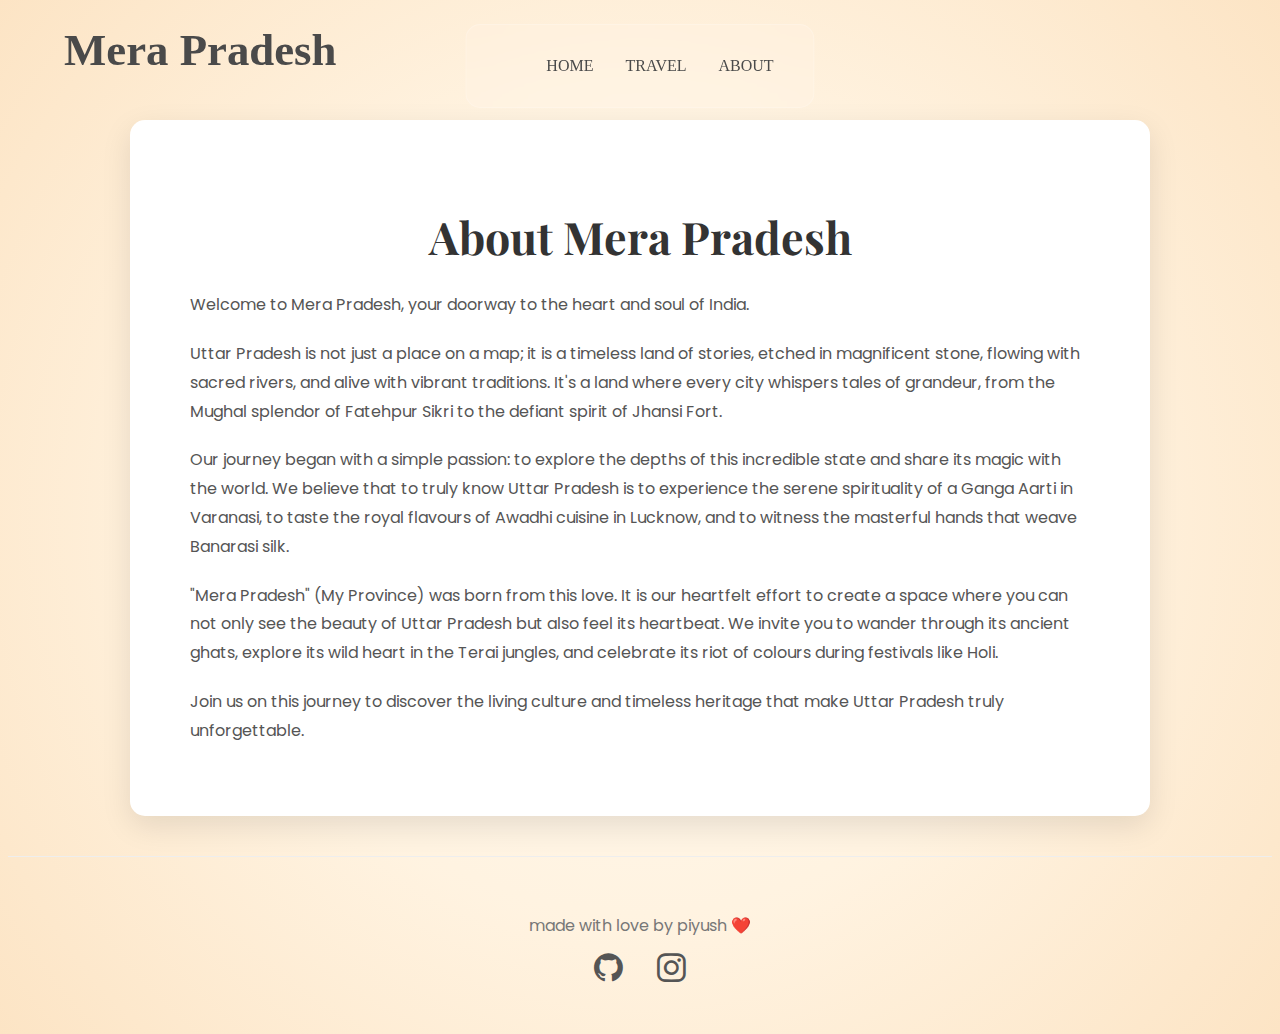
<file: about.html>
<!DOCTYPE html>
<html lang="en">

<head>
    <meta charset="UTF-8">
    <meta name="viewport" content="width=device-width, initial-scale=1.0">
    <meta name="description" content="Learn about Mera Pradesh, a passionate journey to explore and share the magic of Uttar Pradesh's timeless heritage, living culture, and spiritual soul with the world.">
    <title>About - Mera Pradesh</title>

    <link rel="preconnect" href="https://fonts.googleapis.com">
    <link rel="preconnect" href="https://fonts.gstatic.com" crossorigin>
    <link rel="stylesheet" href="https://fonts.googleapis.com/css2?family=Playfair+Display:wght@700&family=Poppins:wght@400;500;600&display=swap" media="print" onload="this.media='all'">
<noscript><link rel="stylesheet" href="https://fonts.googleapis.com/css2?family=Playfair+Display:wght@700&family=Poppins:wght@400;500;600&display=swap"></noscript>

    <link rel="stylesheet" href="https://cdn.jsdelivr.net/npm/bootstrap-icons@1.10.5/font/bootstrap-icons.css">

    <link rel="stylesheet" href="heritage.css">

    <style>
        .back-arrow-btn {
            font-size: 2.5rem;
            /* Makes the arrow large and easy to click */
            color: #4a4a4a;
            /* Matches the logo's color */
            text-decoration: none;
            margin-right: 15px;
            /* Adds space between the arrow and the logo */
            font-weight: bold;
            transition: color 0.3s ease;
        }

        .back-arrow-btn:hover {
            color: #000000;
            /* Matches the logo's hover effect */
        }

        .about-container {
            max-width: 900px;
            margin: 120px auto 40px auto;
            padding: 50px 60px;
            background-color: #ffffff;
            border-radius: 15px;
            box-shadow: 0 10px 30px rgba(0, 0, 0, 0.1);
        }

        .about-container h2 {
            font-family: 'Playfair Display', serif;
            font-size: 2.8rem;
            color: #333;
            margin-bottom: 25px;
            text-align: center;
        }

        .about-container p {
            font-family: 'Poppins', sans-serif;
            line-height: 1.8;
            color: #555;
            margin-bottom: 20px;
        }

        /* --- New Footer Styles --- */
        footer {
            text-align: center;
            padding: 40px 20px;
            margin-top: 40px;
            /* Space above the footer */
            color: #777;
            /* A soft text color */
            border-top: 1px solid #eee;
            /* A subtle separator line */
        }

        footer p {
            margin-bottom: 15px;
            font-family: 'Poppins', sans-serif;
        }

        .social-links a {
            font-size: 1.8rem;
            /* Icon size */
            color: #555;
            /* Icon color */
            margin: 0 15px;
            /* Space between icons */
            text-decoration: none;
            transition: color 0.3s ease;
        }

        .social-links a:hover {
            color: #D48031;
            /* Uses the primary color from your site on hover */
        }


        /* Responsive design for smaller screens */
        @media (max-width: 768px) {
            .about-container {
                margin-top: 100px;
                padding: 30px 35px;
            }

            .about-container h2 {
                font-size: 2.2rem;
            }
        }
    </style>
</head>

<body>
    <header class="main-header">
        <a href="index.html" class="logo">Mera Pradesh</a>
        <nav class="navbar">
            <ul class="nav-menu">
                <li><a href="index.html">HOME</a></li>
                <li><a href="#">TRAVEL</a></li>
                <li><a href="about.html">ABOUT</a></li>
            </ul>
        </nav>
    </header>

    <main>
        <div class="about-container">
            <h2>About Mera Pradesh</h2>
            <p>
                Welcome to Mera Pradesh, your doorway to the heart and soul of India.
            </p>
            <p>
                Uttar Pradesh is not just a place on a map; it is a timeless land of stories, etched in magnificent
                stone, flowing with sacred rivers, and alive with vibrant traditions. It's a land where every city
                whispers tales of grandeur, from the Mughal splendor of Fatehpur Sikri to the defiant spirit of
                Jhansi Fort.
            </p>
            <p>
                Our journey began with a simple passion: to explore the depths of this incredible state and share
                its magic with the world. We believe that to truly know Uttar Pradesh is to experience the serene
                spirituality of a Ganga Aarti in Varanasi, to taste the royal flavours of Awadhi cuisine in Lucknow,
                and to witness the masterful hands that weave Banarasi silk.
            </p>
            <p>
                "Mera Pradesh" (My Province) was born from this love. It is our heartfelt effort to create a space
                where you can not only see the beauty of Uttar Pradesh but also feel its heartbeat. We invite you to
                wander through its ancient ghats, explore its wild heart in the Terai jungles, and celebrate its
                riot of colours during festivals like Holi.
            </p>
            <p>
                Join us on this journey to discover the living culture and timeless heritage that make Uttar Pradesh
                truly unforgettable.
            </p>
        </div>
    </main>

    <footer>
        <p>made with love by piyush ❤️</p>
        <div class="social-links">
            <a href="https://github.com/piyush181105/MeraPradesh" target="_blank" title="GitHub"><i
                    class="bi bi-github"></i></a>
            <a href="https://www.instagram.com/piyyush_1811/" target="_blank" title="Instagram"><i
                    class="bi bi-instagram"></i></a>
        </div>
    </footer>

</body>

</html>
</file>
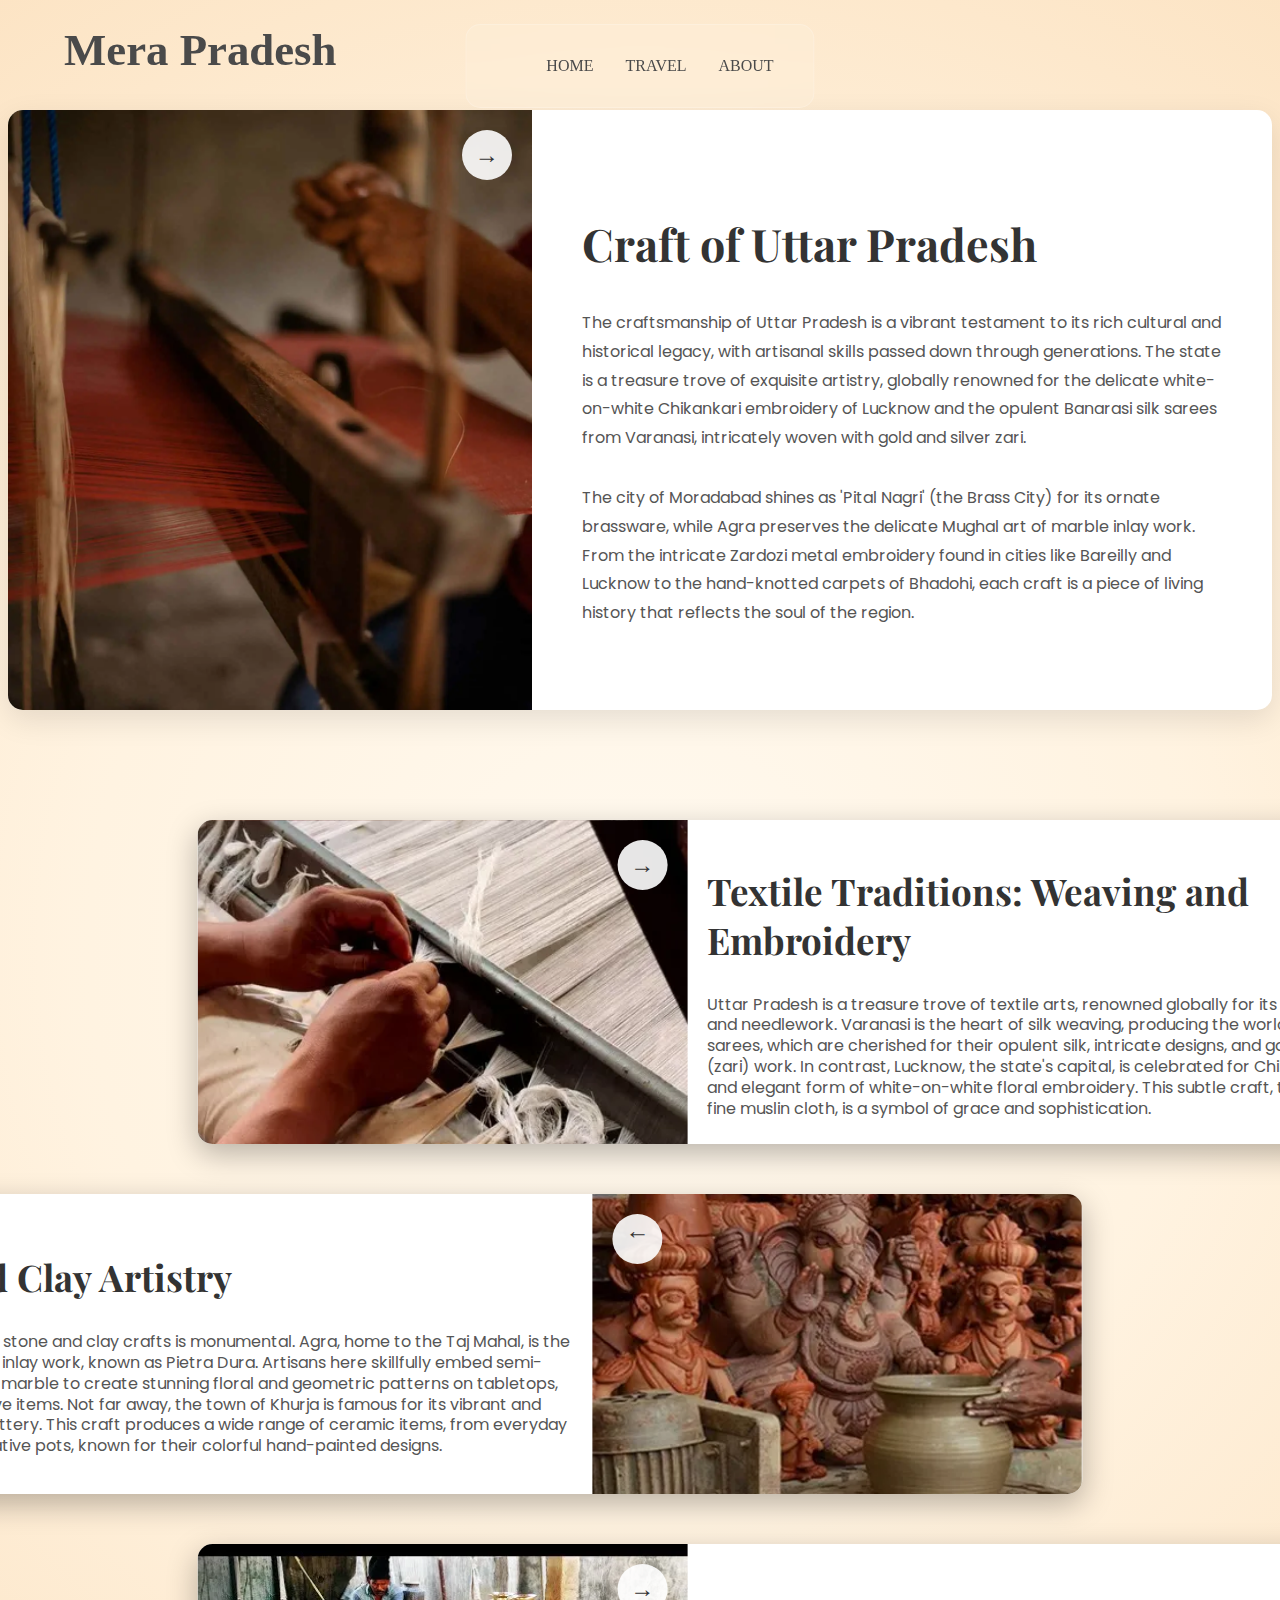
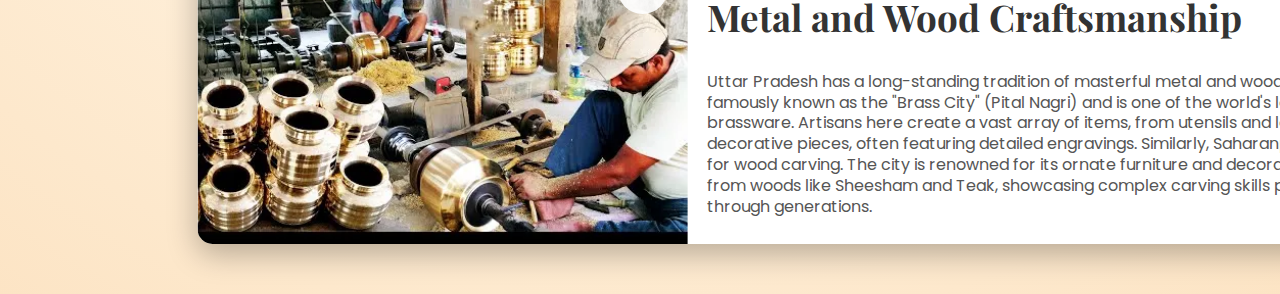
<file: craft.html>
<!DOCTYPE html>
<html lang="en">

<head>
    <meta charset="UTF-8">
    <meta name="viewport" content="width=device-width, initial-scale=1.0">
    <meta name="description" content="Discover the exquisite craftsmanship of Uttar Pradesh. Admire the delicate Chikankari of Lucknow, the opulent Banarasi silk, and the intricate brassware of Moradabad.">
    <title>Craft - Mera Pradesh</title>

    <link rel="preconnect" href="https://fonts.googleapis.com">
    <link rel="preconnect" href="https://fonts.gstatic.com" crossorigin>
    <link rel="stylesheet" href="https://fonts.googleapis.com/css2?family=Playfair+Display:wght@700&family=Poppins:wght@400;500;600&display=swap" media="print" onload="this.media='all'">
<noscript><link rel="stylesheet" href="https://fonts.googleapis.com/css2?family=Playfair+Display:wght@700&family=Poppins:wght@400;500;600&display=swap"></noscript>

    <link rel="stylesheet" href="heritage.css">
</head>

<body>
    <header class="main-header">
        <a href="ixdex.html" class="logo">Mera Pradesh</a>
        <nav class="navbar">
            <ul class="nav-menu">
                <li><a href="ixdex.html">HOME</a></li>
                <li><a href="#">TRAVEL</a></li>
                <li><a href="about.html">ABOUT</a></li>
            </ul>
        </nav>
    </header>

    <main>
        <div class="split-layout-card">

            <div class="split-layout-image"
                style="background-image: url('assets/CraftCover.webp');">
                <a href="#" class="image-arrow-btn">
                    <span>&rarr;</span>
                </a>
            </div>

            <div class="split-layout-text">
                <h2>Craft of Uttar Pradesh </h2>
                <p>
                    The craftsmanship of Uttar Pradesh is a vibrant testament to its rich cultural and historical
                    legacy, with artisanal skills passed down through generations. The state is a treasure trove of
                    exquisite artistry, globally renowned for the delicate white-on-white Chikankari embroidery of
                    Lucknow and the opulent Banarasi silk sarees from Varanasi, intricately woven with gold and silver
                    zari.
                </p>
                <p>
                    The city of Moradabad shines as 'Pital Nagri' (the Brass City) for its ornate brassware, while Agra
                    preserves the delicate Mughal art of marble inlay work. From the intricate Zardozi metal embroidery
                    found in cities like Bareilly and Lucknow to the hand-knotted carpets of Bhadohi, each craft is a
                    piece of living history that reflects the soul of the region.
                </p>
            </div>

        </div>
        <div class="split-layout-card1">

            <div class="split-layout-image1"
                style="background-image: url('assets/weaving.webp');">
                <a href="#" class="image-arrow-btn">
                    <span>&rarr;</span>
                </a>
            </div>

            <div class="split-layout-text1">
                <h2>Textile Traditions: Weaving and Embroidery</h2>
                <p>
                    Uttar Pradesh is a treasure trove of textile arts, renowned globally for its exquisite fabrics and
                    needlework. Varanasi is the heart of silk weaving, producing the world-famous Banarasi sarees, which
                    are cherished for their opulent silk, intricate designs, and gold or silver brocade (zari) work. In
                    contrast, Lucknow, the state's capital, is celebrated for Chikankari, a delicate and elegant form of
                    white-on-white floral embroidery. This subtle craft, traditionally done on fine muslin cloth, is a
                    symbol of grace and sophistication.
                </p>

            </div>

        </div>
        <div class="split-layout-card2 layout--reversed">

            <div class="split-layout-image1" style="background-image: url('assets/clay.webp');">
                <a href="#" class="image-arrow-btn1">
                    <span>&rarr;</span>
                </a>
            </div>


            <div class="split-layout-text1">
                <h2>Stone and Clay Artistry</h2>
                <p>
                    The state's legacy in stone and clay crafts is monumental. Agra, home to the Taj Mahal, is the
                    epicenter of marble inlay work, known as Pietra Dura. Artisans here skillfully embed semi-precious
                    stones into marble to create stunning floral and geometric patterns on tabletops, boxes, and
                    decorative items. Not far away, the town of Khurja is famous for its vibrant and distinctive glazed
                    pottery. This craft produces a wide range of ceramic items, from everyday tableware to decorative
                    pots, known for their colorful hand-painted designs.
                </p>

            </div>


        </div>
        <div class="split-layout-card3">

            <div class="split-layout-image1"
                style="background-image: url('assets/brass.webp');">
                <a href="#" class="image-arrow-btn">
                    <span>&rarr;</span>
                </a>
            </div>

            <div class="split-layout-text1">
                <h2>Metal and Wood Craftsmanship</h2>
                <p>
                    Uttar Pradesh has a long-standing tradition of masterful metal and woodwork. Moradabad is famously
                    known as the "Brass City" (Pital Nagri) and is one of the world's largest exporters of brassware.
                    Artisans here create a vast array of items, from utensils and lamps to intricate decorative pieces,
                    often featuring detailed engravings. Similarly, Saharanpur is a major hub for wood carving. The city
                    is renowned for its ornate furniture and decorative items made from woods like Sheesham and Teak,
                    showcasing complex carving skills passed down through generations.
                </p>

            </div>

        </div>
    </main>

</body>

</html>
</file>
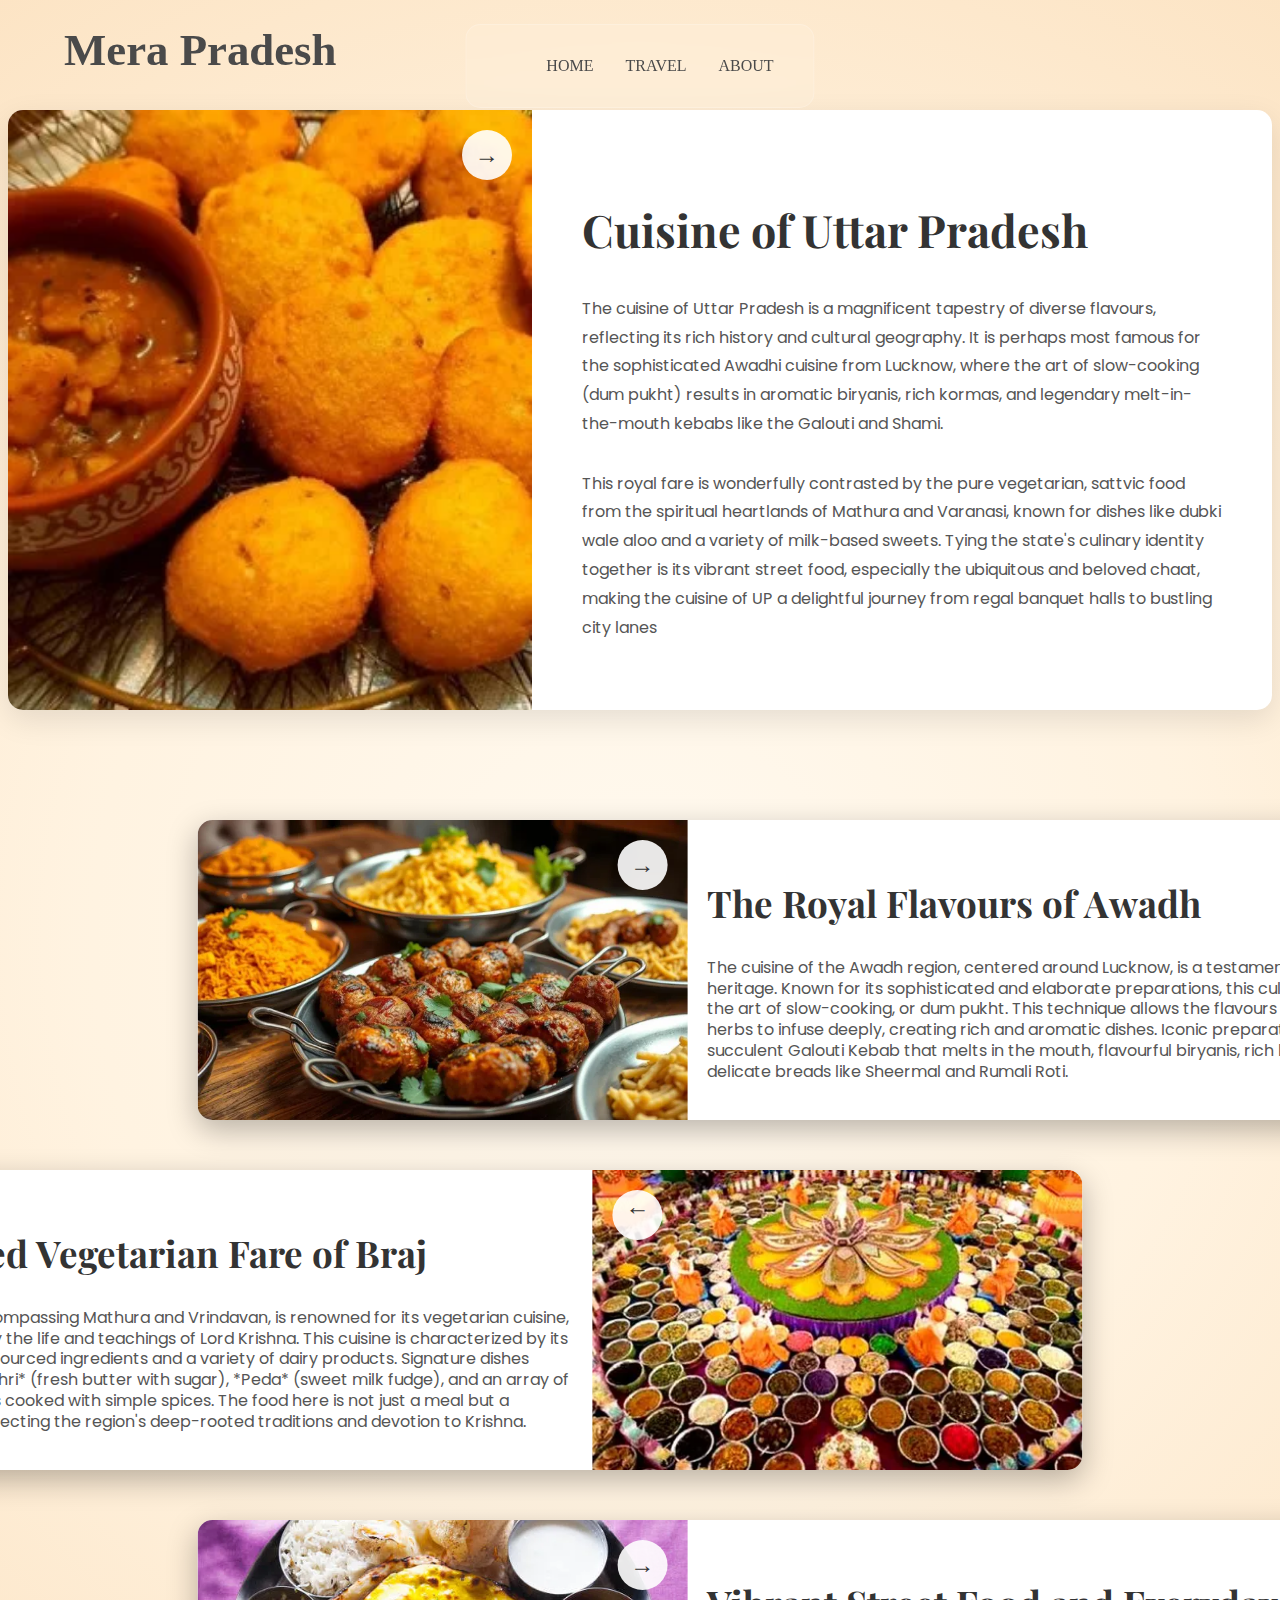
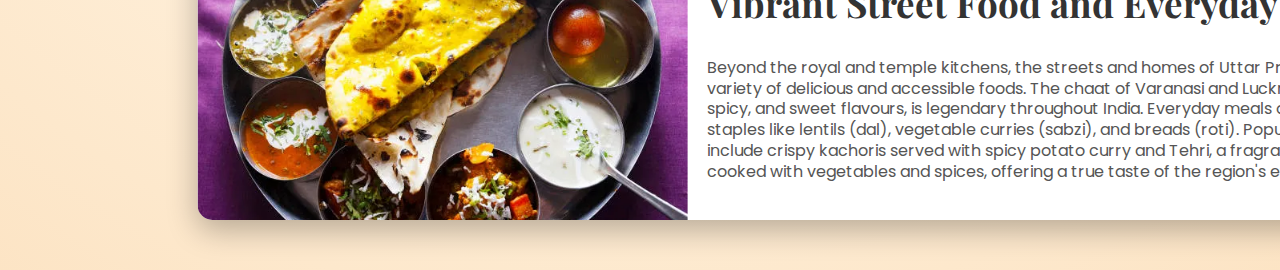
<file: cuisine.html>
<!DOCTYPE html>
<html lang="en">

<head>
    <meta charset="UTF-8">
    <meta name="viewport" content="width=device-width, initial-scale=1.0">
    <meta name="description" content="Savor the rich culinary landscape of Uttar Pradesh. From the royal Awadhi kebabs and biryanis of Lucknow to the sacred vegetarian fare and street food of Varanasi.">
    <title>Cuisine - Mera Pradesh</title>

    <link rel="preconnect" href="https://fonts.googleapis.com">
    <link rel="preconnect" href="https://fonts.gstatic.com" crossorigin>
    <link rel="stylesheet" href="https://fonts.googleapis.com/css2?family=Playfair+Display:wght@700&family=Poppins:wght@400;500;600&display=swap" media="print" onload="this.media='all'">
<noscript><link rel="stylesheet" href="https://fonts.googleapis.com/css2?family=Playfair+Display:wght@700&family=Poppins:wght@400;500;600&display=swap"></noscript>

    <link rel="stylesheet" href="heritage.css">
</head>

<body>
    <header class="main-header">
        <a href="ixdex.html" class="logo">Mera Pradesh</a>
        <nav class="navbar">
            <ul class="nav-menu">
                <li><a href="ixdex.html">HOME</a></li>
                <li><a href="#">TRAVEL</a></li>
                <li><a href="about.html">ABOUT</a></li>
            </ul>
        </nav>
    </header>

    <main>
        <div class="split-layout-card">

            <div class="split-layout-image"
                style="background-image: url('assets/CuisineCover.webp');">
                <a href="#" class="image-arrow-btn">
                    <span>&rarr;</span>
                </a>
            </div>

            <div class="split-layout-text">
                <h2>Cuisine of Uttar Pradesh </h2>
                <p>
                    The cuisine of Uttar Pradesh is a magnificent tapestry of diverse flavours, reflecting its rich
                    history and cultural geography. It is perhaps most famous for the sophisticated Awadhi cuisine from
                    Lucknow, where the art of slow-cooking (dum pukht) results in aromatic biryanis, rich kormas, and
                    legendary melt-in-the-mouth kebabs like the Galouti and Shami.
                </p>
                <p>
                    This royal fare is wonderfully contrasted by the pure vegetarian, sattvic food from the spiritual
                    heartlands of Mathura and Varanasi, known for dishes like dubki wale aloo and a variety of
                    milk-based sweets. Tying the state's culinary identity together is its vibrant street food,
                    especially the ubiquitous and beloved chaat, making the cuisine of UP a delightful journey from
                    regal banquet halls to bustling city lanes
                </p>
            </div>

        </div>
        <div class="split-layout-card1">

            <div class="split-layout-image1"
                style="background-image: url('assets/awadhidish.webp');">
                <a href="#" class="image-arrow-btn">
                    <span>&rarr;</span>
                </a>
            </div>

            <div class="split-layout-text1">
                <h2>The Royal Flavours of Awadh </h2>
                <p>
                    The cuisine of the Awadh region, centered around Lucknow, is a testament to its Nawabi heritage.
                    Known for its sophisticated and elaborate preparations, this culinary style masters the art of
                    slow-cooking, or dum pukht. This technique allows the flavours of meat, spices, and herbs to infuse
                    deeply, creating rich and aromatic dishes. Iconic preparations include the succulent Galouti Kebab
                    that melts in the mouth, flavourful biryanis, rich kormas, and delicate breads like Sheermal and
                    Rumali Roti.
                </p>

            </div>

        </div>
        <div class="split-layout-card2 layout--reversed">

            <div class="split-layout-image1" style="background-image: url('assets/56bhog.webp');">
                <a href="#" class="image-arrow-btn1">
                    <span>&rarr;</span>
                </a>
            </div>


            <div class="split-layout-text1">
                <h2>The Sacred Vegetarian Fare of Braj</h2>
                <p>
                    The Braj region, encompassing Mathura and Vrindavan, is renowned for its vegetarian cuisine, deeply
                    influenced by the life and teachings of Lord Krishna. This cuisine is characterized by its use of
                    fresh, locally sourced ingredients and a variety of dairy products. Signature dishes include
                    *Makhan Mishri* (fresh butter with sugar), *Peda* (sweet milk fudge), and an array of seasonal
                    vegetables cooked with simple spices. The food here is not just a meal but a spiritual offering,
                    reflecting the region's deep-rooted traditions and devotion to Krishna.
                </p>

            </div>


        </div>
        <div class="split-layout-card3">

            <div class="split-layout-image1" style="background-image: url('assets/upthali.webp');">
                <a href="#" class="image-arrow-btn">
                    <span>&rarr;</span>
                </a>
            </div>

            <div class="split-layout-text1">
                <h2>Vibrant Street Food and Everyday Staples</h2>
                <p>
                    Beyond the royal and temple kitchens, the streets and homes of Uttar Pradesh buzz with a variety of
                    delicious and accessible foods. The chaat of Varanasi and Lucknow, with its tangy, spicy, and sweet
                    flavours, is legendary throughout India. Everyday meals often feature staples like lentils (dal),
                    vegetable curries (sabzi), and breads (roti). Popular street foods include crispy kachoris served
                    with spicy potato curry and Tehri, a fragrant one-pot rice dish cooked with vegetables and spices,
                    offering a true taste of the region's everyday life.
                </p>

            </div>

        </div>
    </main>

</body>

</html>
</file>
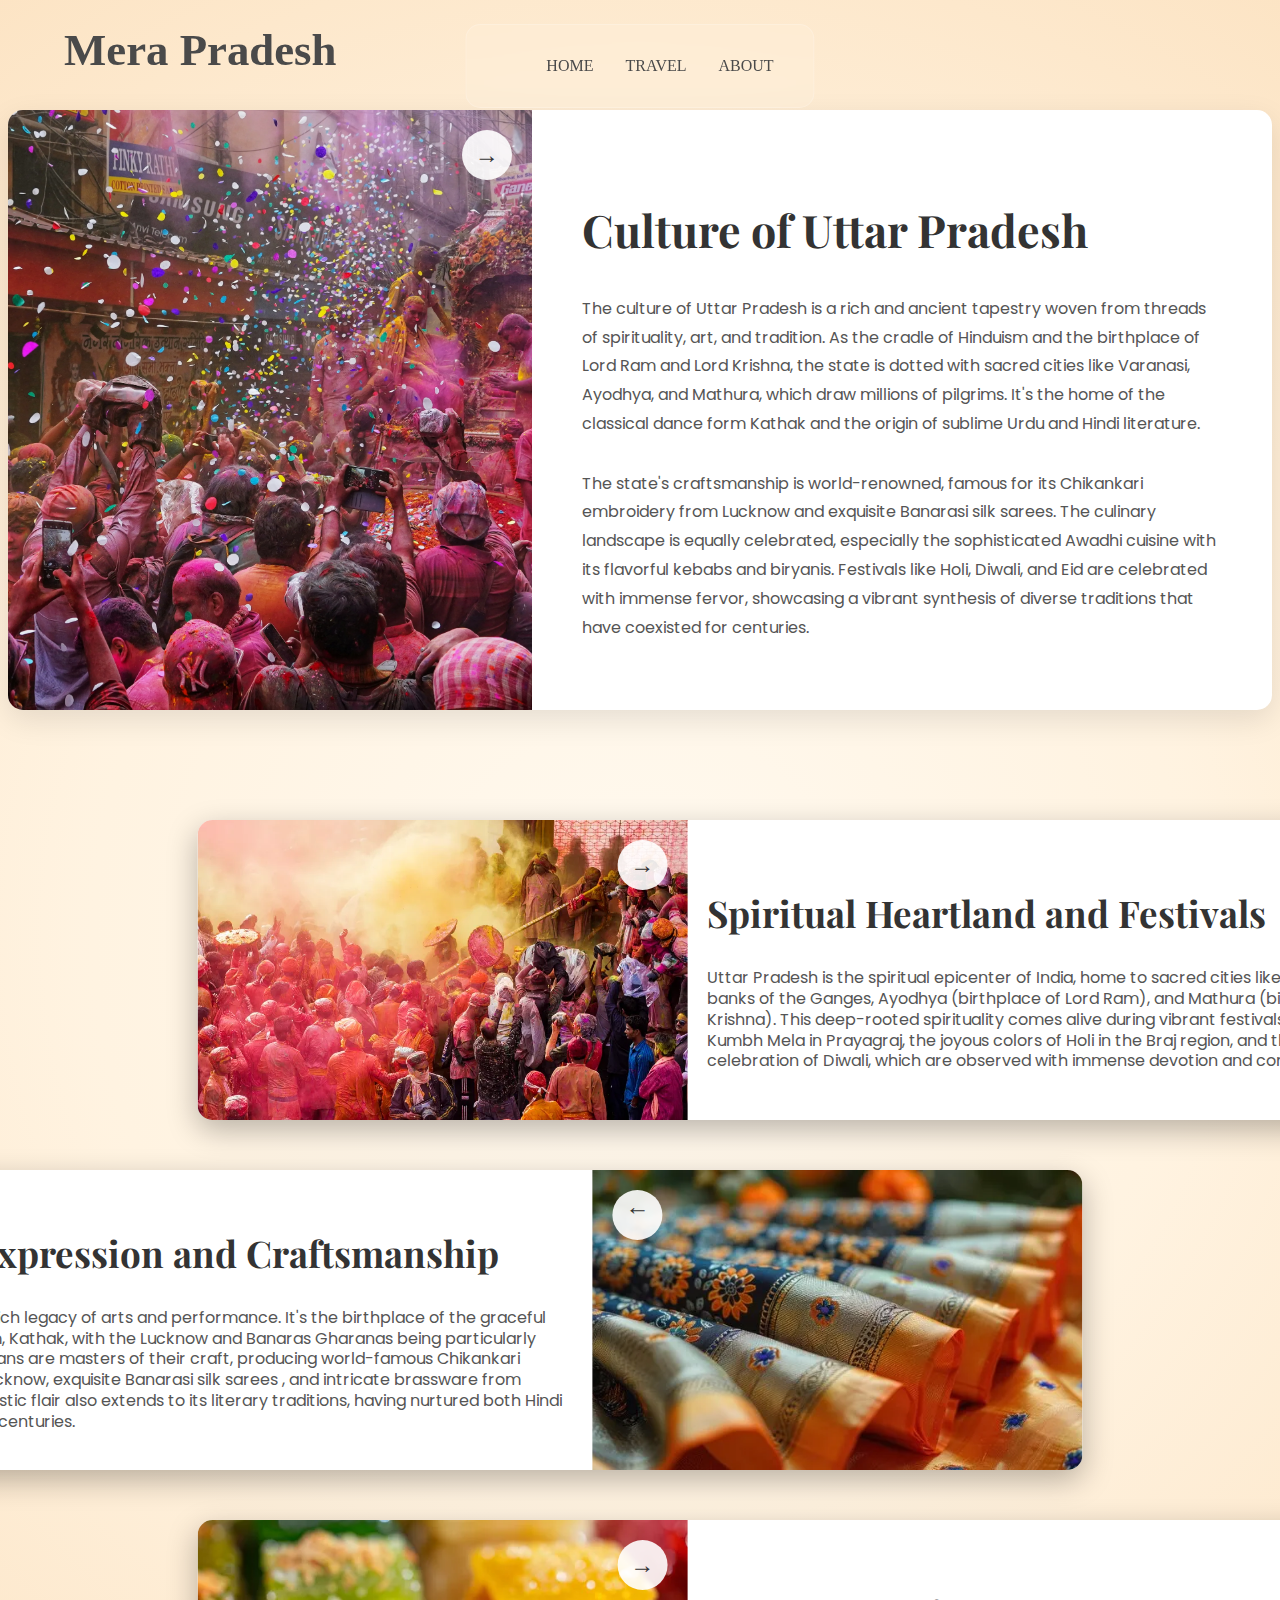
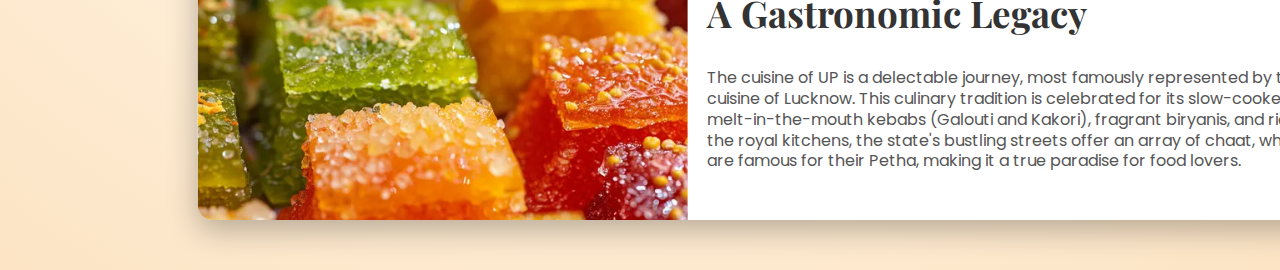
<file: culture.html>
<!DOCTYPE html>
<html lang="en">

<head>
    <meta charset="UTF-8">
    <meta name="viewport" content="width=device-width, initial-scale=1.0">
    <meta name="description" content="Experience the vibrant culture of Uttar Pradesh, from the classical dance of Kathak and world-famous Chikankari embroidery to the joyous colors of Holi and Diwali.">
    <title>Culture - Mera Pradesh</title>

    <link rel="preconnect" href="https://fonts.googleapis.com">
    <link rel="preconnect" href="https://fonts.gstatic.com" crossorigin>
    <link rel="stylesheet" href="https://fonts.googleapis.com/css2?family=Playfair+Display:wght@700&family=Poppins:wght@400;500;600&display=swap" media="print" onload="this.media='all'">
<noscript><link rel="stylesheet" href="https://fonts.googleapis.com/css2?family=Playfair+Display:wght@700&family=Poppins:wght@400;500;600&display=swap"></noscript>

    <link rel="stylesheet" href="heritage.css">
</head>

<body>
    <header class="main-header">
        <a href="ixdex.html" class="logo">Mera Pradesh</a>
        <nav class="navbar">
            <ul class="nav-menu">
                <li><a href="ixdex.html">HOME</a></li>
                <li><a href="#">TRAVEL</a></li>
                <li><a href="about.html">ABOUT</a></li>
            </ul>
        </nav>
    </header>

    <main>
        <div class="split-layout-card">

            <div class="split-layout-image"
                style="background-image: url('assets/CultureCover.webp');">
                <a href="#" class="image-arrow-btn">
                    <span>&rarr;</span>
                </a>
            </div>

            <div class="split-layout-text">
                <h2>Culture of Uttar Pradesh </h2>
                <p>
                    The culture of Uttar Pradesh is a rich and ancient tapestry woven from threads of spirituality, art,
                    and tradition. As the cradle of Hinduism and the birthplace of Lord Ram and Lord Krishna, the state
                    is dotted with sacred cities like Varanasi, Ayodhya, and Mathura, which draw millions of pilgrims.
                    It's the home of the classical dance form Kathak and the origin of sublime Urdu and Hindi
                    literature.
                </p>
                <p>
                    The state's craftsmanship is world-renowned, famous for its Chikankari embroidery from Lucknow and
                    exquisite Banarasi silk sarees. The culinary landscape is equally celebrated, especially the
                    sophisticated Awadhi cuisine with its flavorful kebabs and biryanis. Festivals like Holi, Diwali,
                    and Eid are celebrated with immense fervor, showcasing a vibrant synthesis of diverse traditions
                    that have coexisted for centuries.
                </p>
            </div>

        </div>
        <div class="split-layout-card1">

            <div class="split-layout-image1"
                style="background-image: url('assets/braj\ ki\ holi.webp');">
                <a href="#" class="image-arrow-btn">
                    <span>&rarr;</span>
                </a>
            </div>

            <div class="split-layout-text1">
                <h2>Spiritual Heartland and Festivals </h2>
                <p>
                    Uttar Pradesh is the spiritual epicenter of India, home to sacred cities like Varanasi on the banks
                    of the Ganges, Ayodhya (birthplace of Lord Ram), and Mathura (birthplace of Lord Krishna). This
                    deep-rooted spirituality comes alive during vibrant festivals like the grand Kumbh Mela in
                    Prayagraj, the joyous colors of Holi in the Braj region, and the luminous celebration of Diwali,
                    which are observed with immense devotion and community spirit. 
                </p>

            </div>

        </div>
        <div class="split-layout-card2 layout--reversed">

            <div class="split-layout-image1" style="background-image: url('assets/sarees.webp');">
                <a href="#" class="image-arrow-btn1">
                    <span>&rarr;</span>
                </a>
            </div>


            <div class="split-layout-text1">
                <h2>Artistic Expression and Craftsmanship</h2>
                <p>
                    The state boasts a rich legacy of arts and performance. It's the birthplace of the graceful
                    classical dance form, Kathak, with the Lucknow and Banaras Gharanas being particularly renowned.
                    UP's artisans are masters of their craft, producing world-famous Chikankari embroidery from Lucknow,
                    exquisite Banarasi silk sarees , and intricate brassware from Moradabad. This artistic flair also
                    extends to its literary traditions, having nurtured both Hindi and Urdu poetry for centuries.
                </p>

            </div>


        </div>
        <div class="split-layout-card3">

            <div class="split-layout-image1"
                style="background-image: url('assets/petha.webp');">
                <a href="#" class="image-arrow-btn">
                    <span>&rarr;</span>
                </a>
            </div>

            <div class="split-layout-text1">
                <h2>A Gastronomic Legacy</h2>
                <p>
                    The cuisine of UP is a delectable journey, most famously represented by the royal Awadhi cuisine of
                    Lucknow. This culinary tradition is celebrated for its slow-cooked delicacies like melt-in-the-mouth
                    kebabs (Galouti and Kakori), fragrant biryanis, and rich kormas. Beyond the royal kitchens, the
                    state's bustling streets offer an array of chaat, while cities like Agra are famous for their Petha,
                    making it a true paradise for food lovers.
                </p>

            </div>

        </div>
    </main>

</body>

</html>
</file>
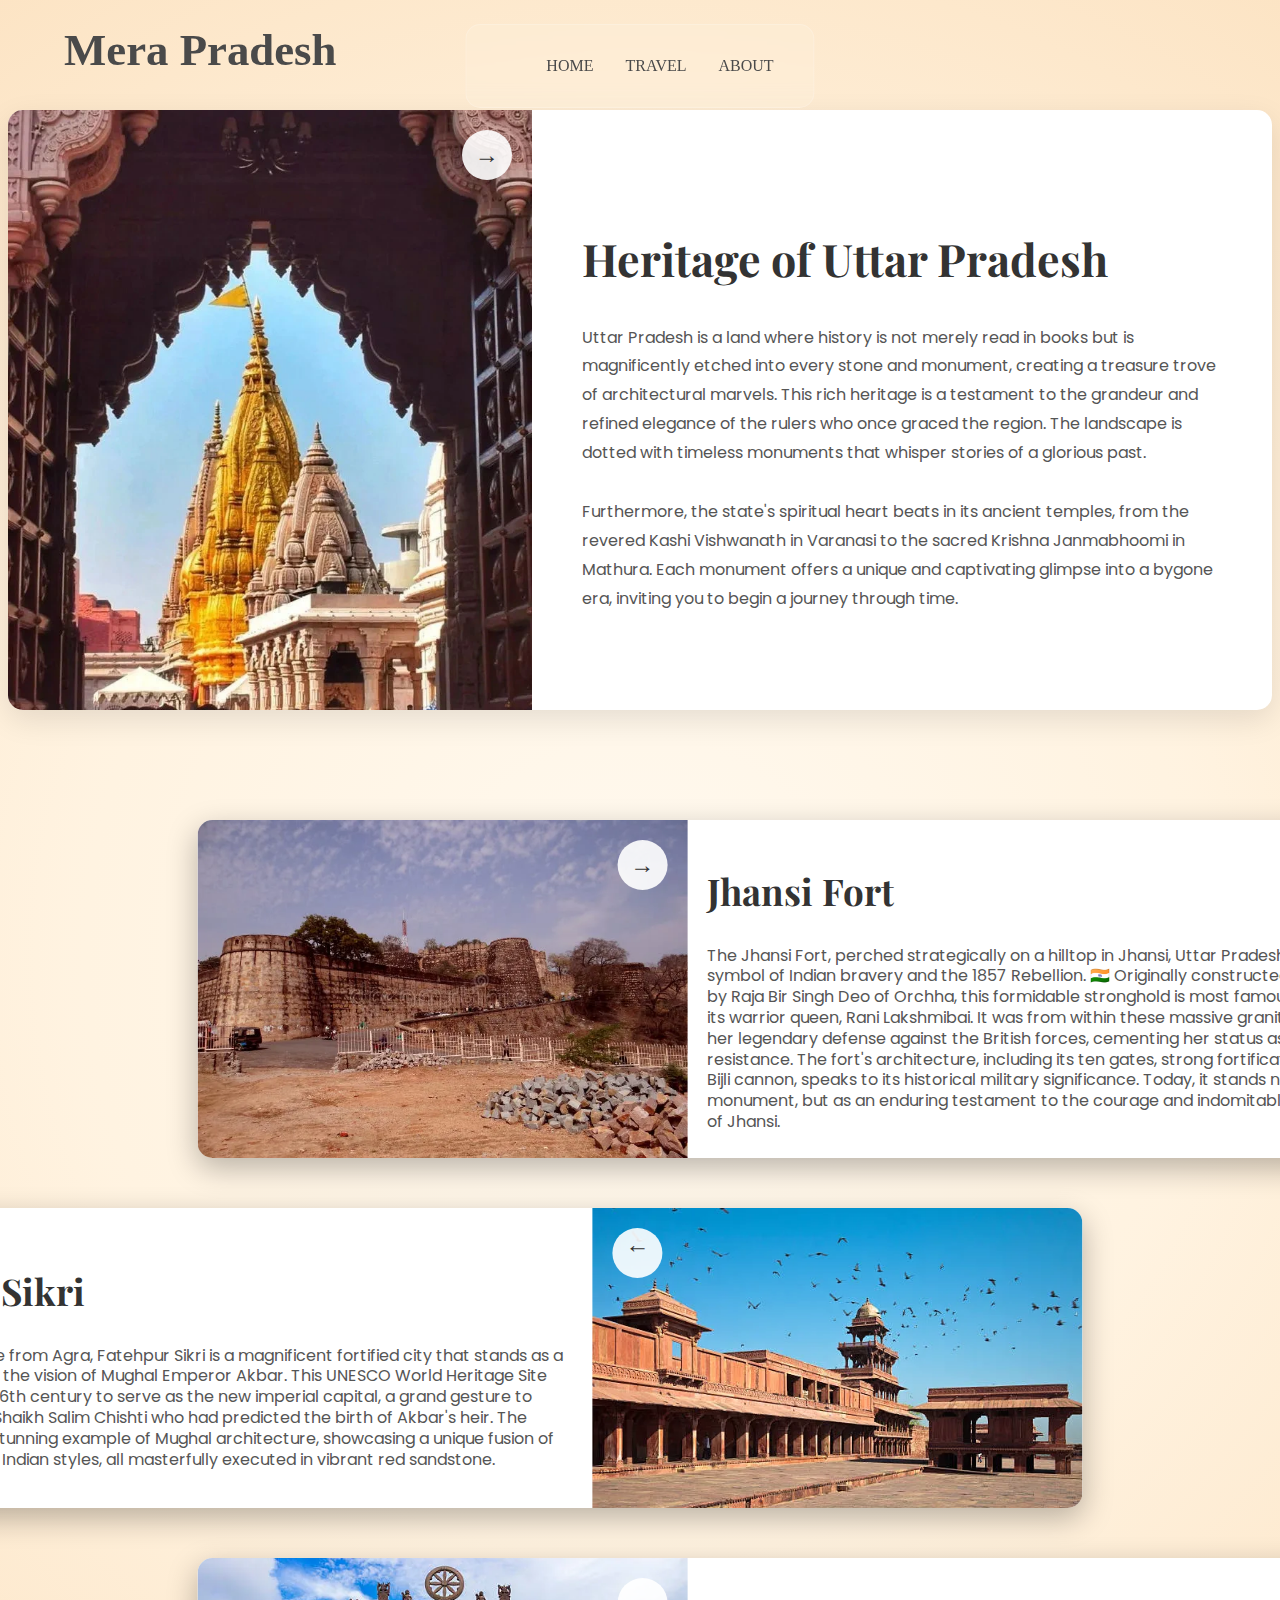
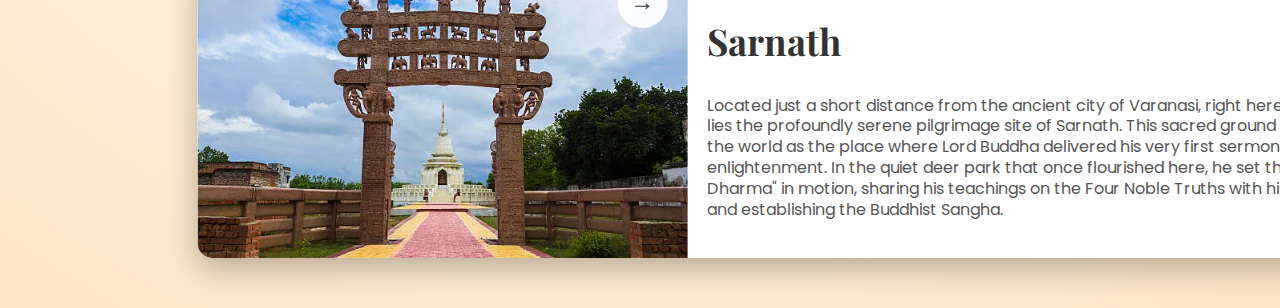
<file: heritage.html>
<!DOCTYPE html>
<html lang="en">

<head>
    <meta charset="UTF-8">
    <meta name="viewport" content="width=device-width, initial-scale=1.0">
    <meta name="description" content="Journey through time and explore the magnificent heritage of Uttar Pradesh. Discover iconic monuments like Jhansi Fort, Fatehpur Sikri, and the serene stupas of Sarnath.">
    <title>Heritage - Mera Pradesh</title>

    <link rel="preconnect" href="https://fonts.googleapis.com">
    <link rel="preconnect" href="https://fonts.gstatic.com" crossorigin>
    <link
        href="https://fonts.googleapis.com/css2?family=Playfair+Display:wght@700&family=Poppins:wght@400;500;600&display=swap"
        rel="stylesheet">

    <link rel="stylesheet" href="heritage.css">
</head>

<body>
    <header class="main-header">
        <a href="index.html" class="logo">Mera Pradesh</a>
        <nav class="navbar">
            <ul class="nav-menu">
                <li><a href="index.html">HOME</a></li>
                <li><a href="#">TRAVEL</a></li>
                <li><a href="about.html">ABOUT</a></li>
            </ul>
        </nav>
    </header>

    <main>
        <div class="split-layout-card">

            <div class="split-layout-image"
                style="background-image: url('assets/Heritagecover.webp');">
                <a href="#" class="image-arrow-btn">
                    <span>&rarr;</span>
                </a>
            </div>

            <div class="split-layout-text">
                <h2>Heritage of Uttar Pradesh </h2>
                <p>
                    Uttar Pradesh is a land where history is not merely read in books but is magnificently etched into
                    every stone and monument, creating a treasure trove of architectural marvels. This rich heritage is
                    a testament to the grandeur and refined elegance of the rulers who once graced the region. The
                    landscape is dotted with timeless monuments that whisper stories of a glorious past.
                </p>
                <p>
                    Furthermore, the state's spiritual heart beats in its ancient temples, from the revered Kashi
                    Vishwanath in Varanasi to the sacred Krishna Janmabhoomi in Mathura. Each monument offers a unique
                    and captivating glimpse into a bygone era, inviting you to begin a journey through time.
                </p>
            </div>

        </div>
        <div class="split-layout-card1">

            <div class="split-layout-image1"
                style="background-image: url('assets/jhansi-fort-historical-queen-laxmi-bai-44897068.webp');">
                <a href="#" class="image-arrow-btn">
                    <span>&rarr;</span>
                </a>
            </div>

            <div class="split-layout-text1">
                <h2>Jhansi Fort </h2>
                <p>
                    The Jhansi Fort, perched strategically on a hilltop in Jhansi, Uttar Pradesh, is a powerful symbol
                    of Indian bravery and the 1857 Rebellion. 🇮🇳 Originally constructed in the 17th century by Raja
                    Bir Singh Deo of Orchha, this formidable stronghold is most famously associated with its warrior
                    queen, Rani Lakshmibai. It was from within these massive granite walls that she led her legendary
                    defense against the British forces, cementing her status as an icon of resistance. The fort's
                    architecture, including its ten gates, strong fortifications, and the Karak Bijli cannon, speaks to
                    its historical military significance. Today, it stands not just as a historical monument, but as an
                    enduring testament to the courage and indomitable spirit of the Rani of Jhansi.
                </p>

            </div>

        </div>
         <div class="split-layout-card2 layout--reversed">

            <div class="split-layout-image1" style="background-image: url('assets/panch-mahal-at-fatehpur-sikri.webp');">
                <a href="#" class="image-arrow-btn1">
                    <span>&rarr;</span>
                </a>
            </div>


        <div class="split-layout-text1">
            <h2>Fatehpur Sikri </h2>
            <p>
                Located a short drive from Agra, Fatehpur Sikri is a magnificent fortified city that stands as a
                frozen testament to the vision of Mughal Emperor Akbar. This UNESCO World Heritage Site was built in
                the late 16th century to serve as the new imperial capital, a grand gesture to honor the Sufi saint
                Shaikh Salim Chishti who had predicted the birth of Akbar's heir. The entire complex is a stunning
                example of Mughal architecture, showcasing a unique fusion of Persian, Timurid, and Indian styles,
                all masterfully executed in vibrant red sandstone.
            </p>

        </div>
       

        </div>
        <div class="split-layout-card3">

            <div class="split-layout-image1"
                style="background-image: url('assets/vishwa-shanti-stupa-sarnath-uttar-pradesh-india.webp');">
                <a href="#" class="image-arrow-btn">
                    <span>&rarr;</span>
                </a>
            </div>

            <div class="split-layout-text1">
                <h2>Sarnath </h2>
                <p>
                    Located just a short distance from the ancient city of Varanasi, right here in Uttar Pradesh, lies
                    the profoundly serene pilgrimage site of Sarnath. This sacred ground is revered across the world as
                    the place where Lord Buddha delivered his very first sermon after attaining enlightenment. In the
                    quiet deer park that once flourished here, he set the "Wheel of Dharma" in motion, sharing his
                    teachings on the Four Noble Truths with his first five disciples and establishing the Buddhist
                    Sangha.
                </p>

            </div>

        </div>
    </main>

</body>

</html>
</file>
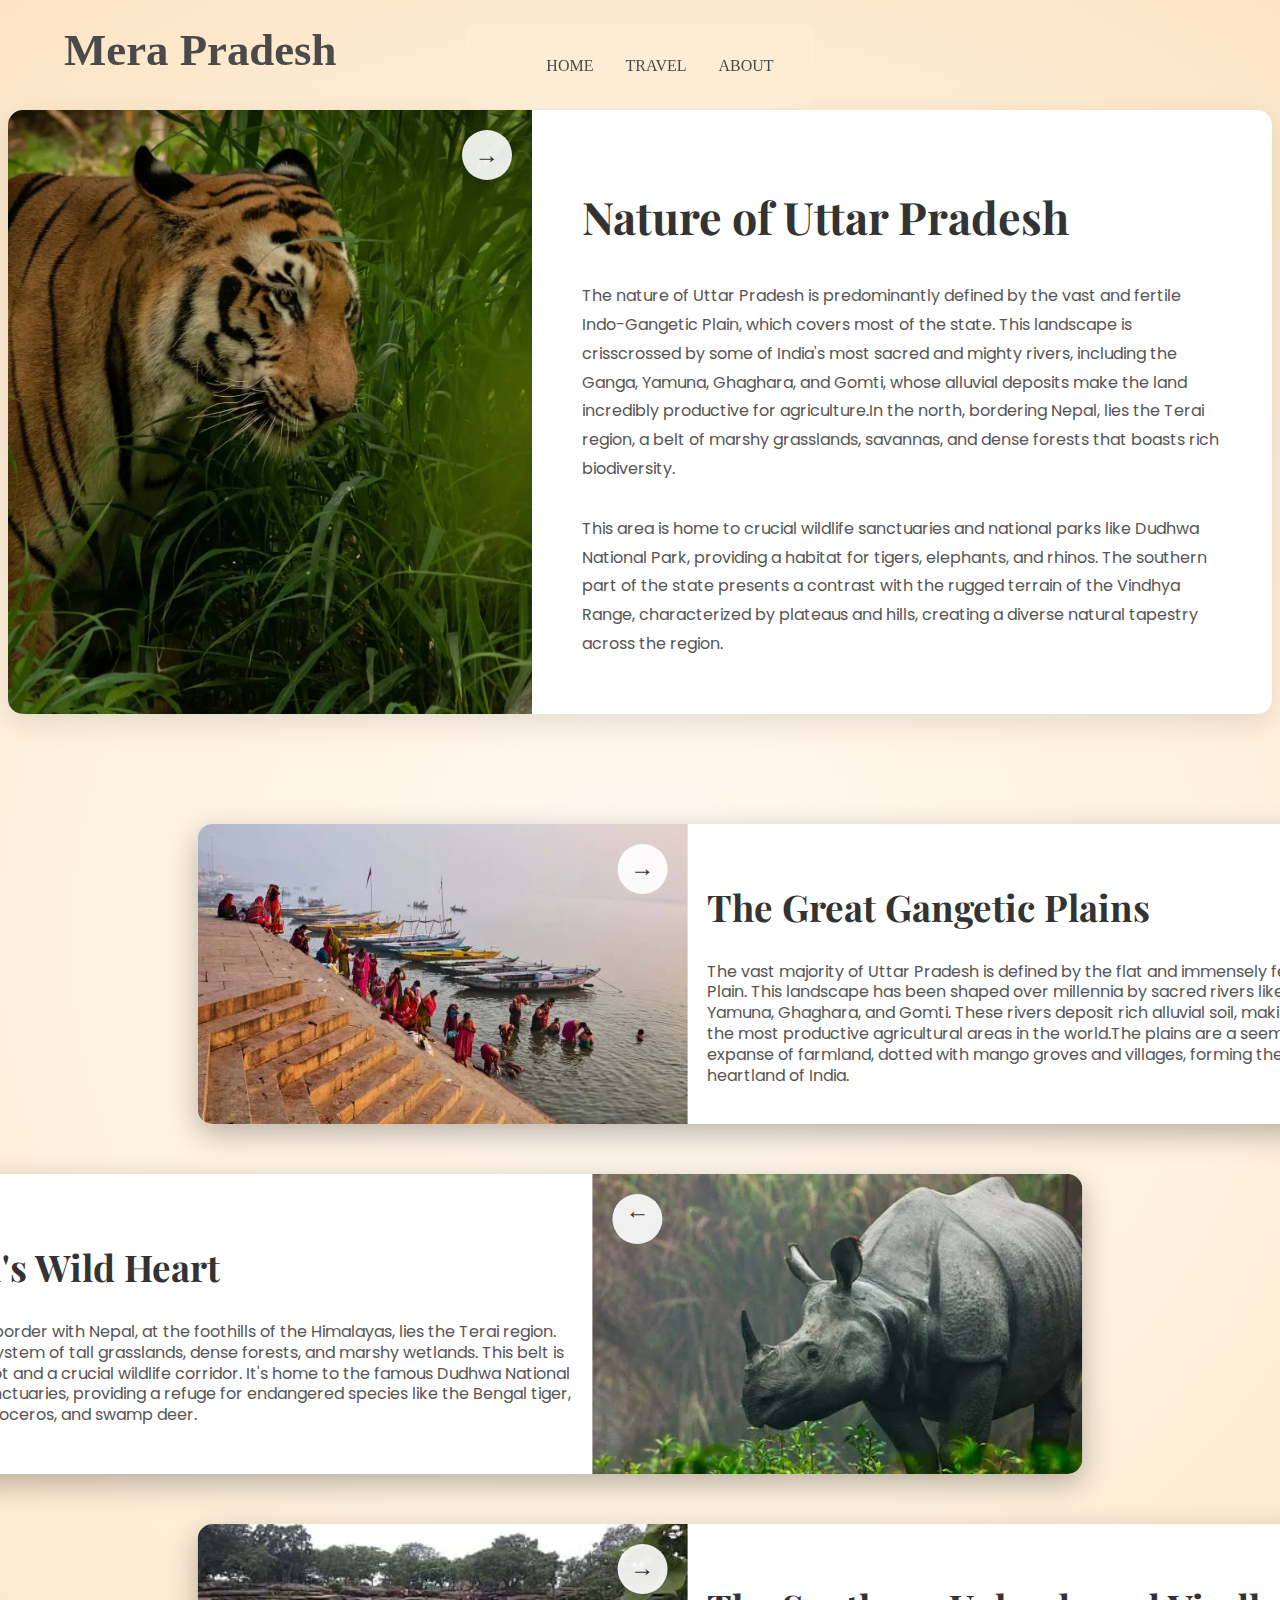
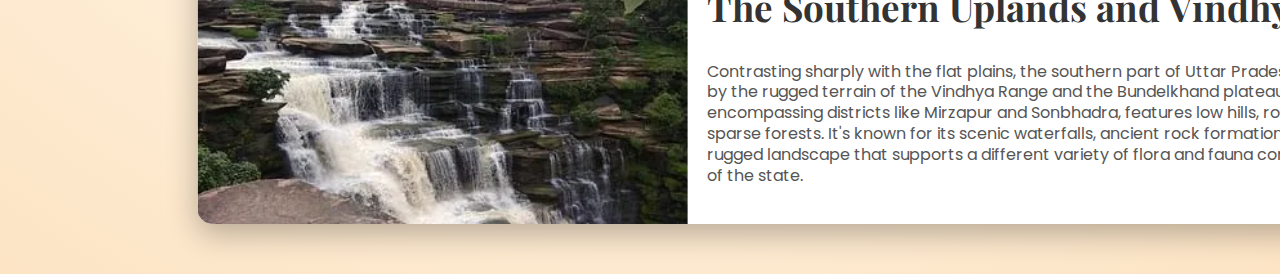
<file: nature.html>
<!DOCTYPE html>
<html lang="en">

<head>
    <meta charset="UTF-8">
    <meta name="viewport" content="width=device-width, initial-scale=1.0">
    <meta name="description" content="Explore the diverse natural beauty of Uttar Pradesh. From the mighty Gangetic plains and the wild heart of Dudhwa National Park to the rugged hills of the Vindhya Range.">
    <title>Nature - Mera Pradesh</title>

    <link rel="preconnect" href="https://fonts.googleapis.com">
    <link rel="preconnect" href="https://fonts.gstatic.com" crossorigin>
    <link rel="stylesheet" href="https://fonts.googleapis.com/css2?family=Playfair+Display:wght@700&family=Poppins:wght@400;500;600&display=swap" media="print" onload="this.media='all'">
<noscript><link rel="stylesheet" href="https://fonts.googleapis.com/css2?family=Playfair+Display:wght@700&family=Poppins:wght@400;500;600&display=swap"></noscript>

    <link rel="stylesheet" href="heritage.css">
</head>

<body>
    <header class="main-header">
        <a href="ixdex.html" class="logo">Mera Pradesh</a>
        <nav class="navbar">
            <ul class="nav-menu">
                <li><a href="ixdex.html">HOME</a></li>
                <li><a href="#">TRAVEL</a></li>
                <li><a href="about.html">ABOUT</a></li>
            </ul>
        </nav>
    </header>

    <main>
        <div class="split-layout-card">

            <div class="split-layout-image"
                style="background-image: url('assets/NatureCover.webp');">
                <a href="#" class="image-arrow-btn">
                    <span>&rarr;</span>
                </a>
            </div>

            <div class="split-layout-text">
                <h2>Nature of Uttar Pradesh </h2>
                <p>
                    The nature of Uttar Pradesh is predominantly defined by the vast and fertile Indo-Gangetic Plain,
                    which covers most of the state. This landscape is crisscrossed by some of India's most sacred and
                    mighty rivers, including the Ganga, Yamuna, Ghaghara, and Gomti, whose alluvial deposits make the
                    land incredibly productive for agriculture.In the north, bordering Nepal, lies the Terai region, a
                    belt of marshy grasslands, savannas, and dense forests that boasts rich biodiversity.
                </p>
                <p>
                    This area is home to crucial wildlife sanctuaries and national parks like Dudhwa National Park,
                    providing a habitat for tigers, elephants, and rhinos. The southern part of the state presents a
                    contrast with the rugged terrain of the Vindhya Range, characterized by plateaus and hills, creating
                    a diverse natural tapestry across the region.
                </p>
            </div>

        </div>
        <div class="split-layout-card1">

            <div class="split-layout-image1"
                style="background-image: url('assets/ganga\ ghats.webp');">
                <a href="#" class="image-arrow-btn">
                    <span>&rarr;</span>
                </a>
            </div>

            <div class="split-layout-text1">
                <h2>The Great Gangetic Plains </h2>
                <p>
                    The vast majority of Uttar Pradesh is defined by the flat and immensely fertile Indo-Gangetic Plain.
                    This landscape has been shaped over millennia by sacred rivers like the Ganga, Yamuna, Ghaghara, and
                    Gomti. These rivers deposit rich alluvial soil, making the region one of the most productive
                    agricultural areas in the world.The plains are a seemingly endless expanse of farmland, dotted with
                    mango groves and villages, forming the agricultural heartland of India.
                </p>

            </div>

        </div>
        <div class="split-layout-card2 layout--reversed">

            <div class="split-layout-image1" style="background-image: url('assets/one-horned-rhino.webp');">
                <a href="#" class="image-arrow-btn1">
                    <span>&rarr;</span>
                </a>
            </div>


            <div class="split-layout-text1">
                <h2>The Terai's Wild Heart</h2>
                <p>
                    Along the northern border with Nepal, at the foothills of the Himalayas, lies the Terai region. This
                    is a unique ecosystem of tall grasslands, dense forests, and marshy wetlands. This belt is a
                    biodiversity hotspot and a crucial wildlife corridor. It's home to the famous Dudhwa National Park
                    and several sanctuaries, providing a refuge for endangered species like the Bengal tiger, the
                    one-horned rhinoceros, and swamp deer.
                </p>

            </div>


        </div>
        <div class="split-layout-card3">

            <div class="split-layout-image1" style="background-image: url('assets/sidhnaths-waterfall_1536140247.webp');">
                <a href="#" class="image-arrow-btn">
                    <span>&rarr;</span>
                </a>
            </div>

            <div class="split-layout-text1">
                <h2>The Southern Uplands and Vindhya Hills</h2>
                <p>
                    Contrasting sharply with the flat plains, the southern part of Uttar Pradesh is characterized by the
                    rugged terrain of the Vindhya Range and the Bundelkhand plateau. This region, encompassing districts
                    like Mirzapur and Sonbhadra, features low hills, rocky outcrops, and sparse forests. It's known for
                    its scenic waterfalls, ancient rock formations, and a drier, more rugged landscape that supports a
                    different variety of flora and fauna compared to the rest of the state.
                </p>

            </div>

        </div>
    </main>

</body>

</html>
</file>
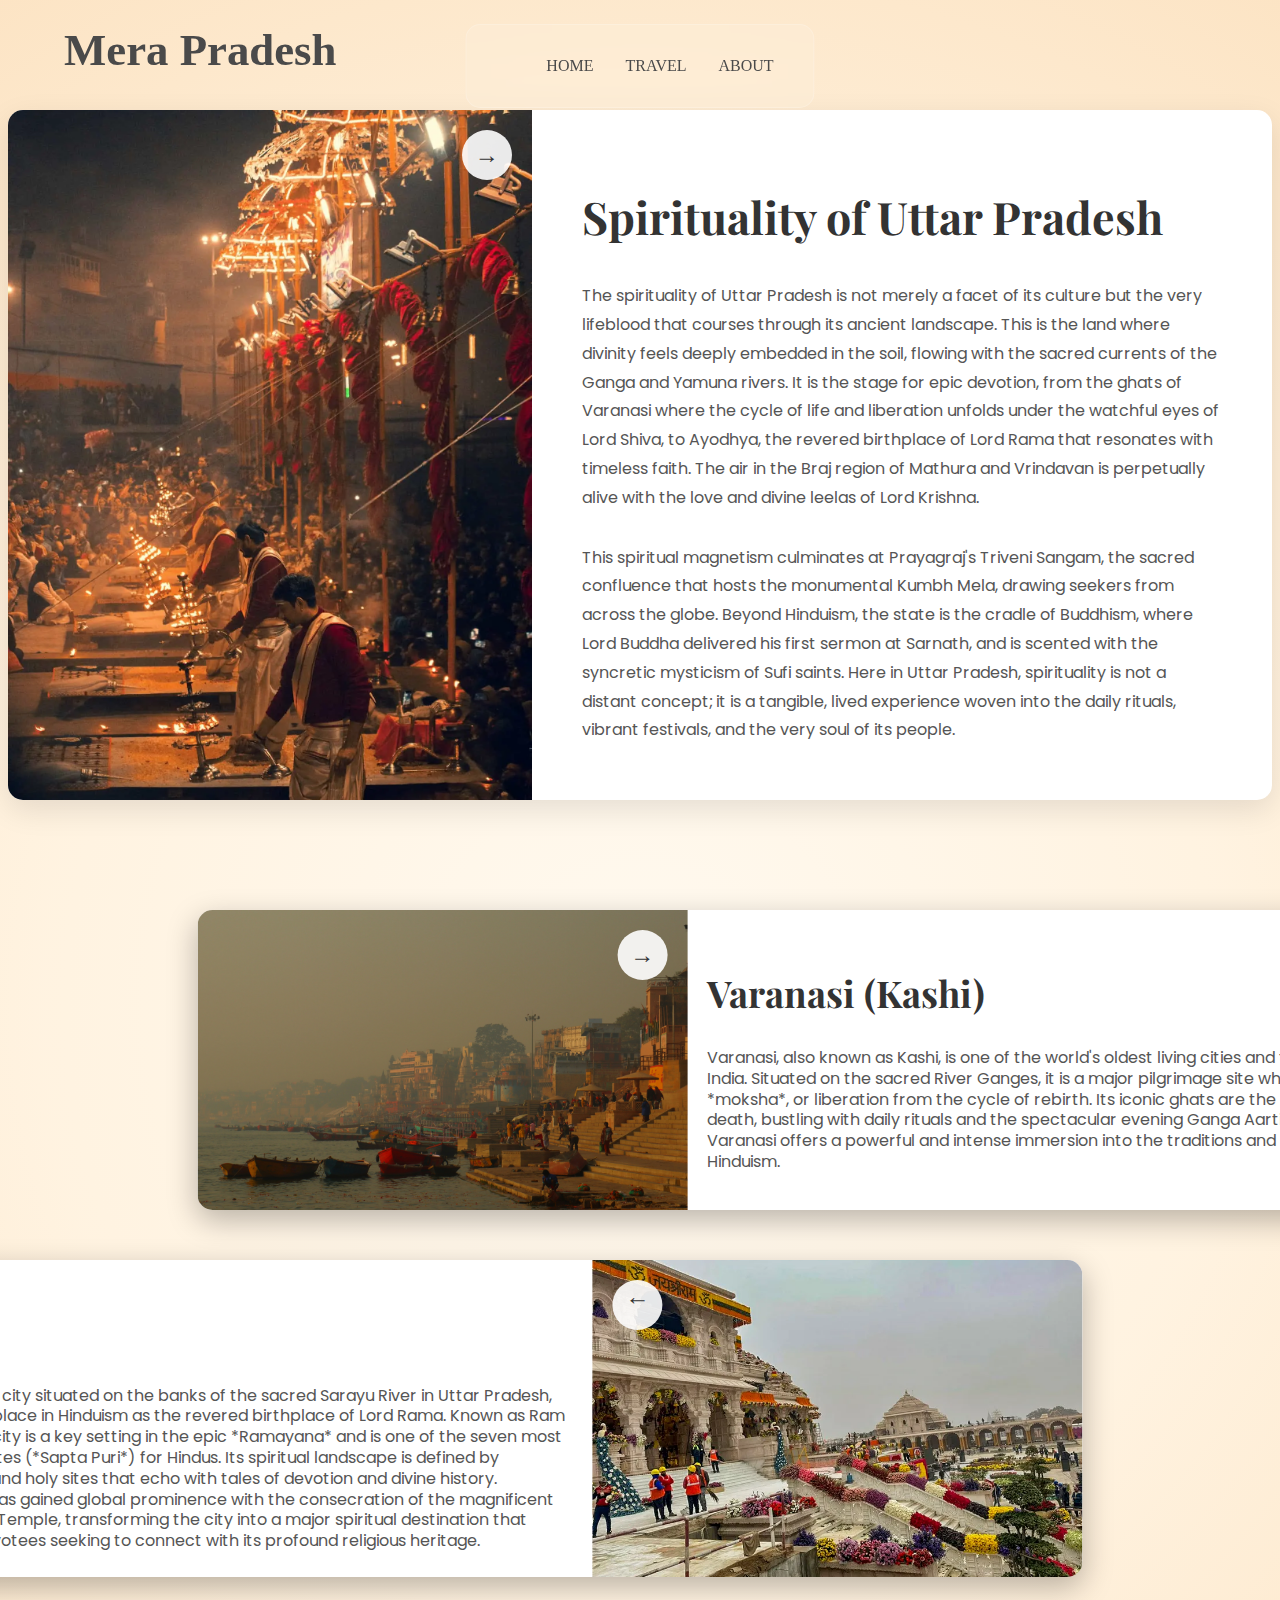
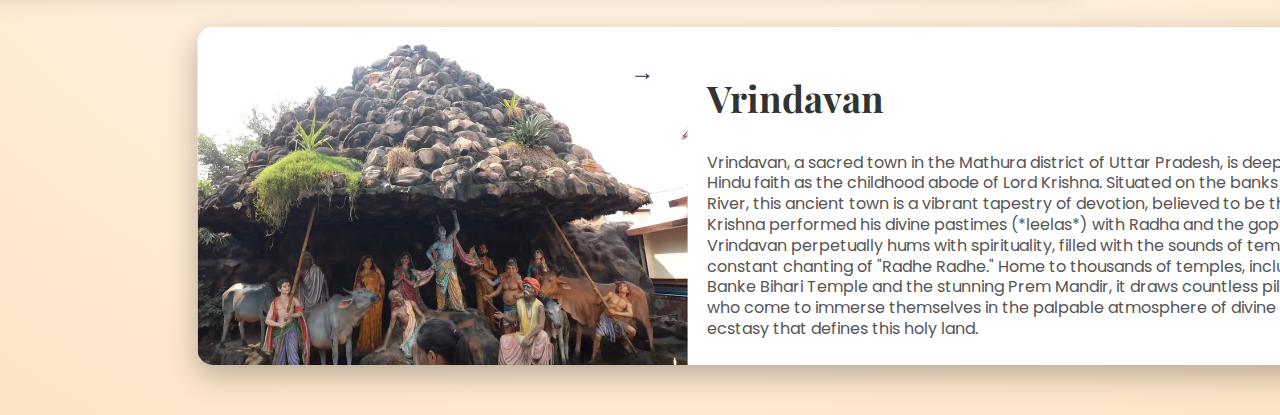
<file: spirituality.html>
<!DOCTYPE html>
<html lang="en">

<head>
    <meta charset="UTF-8">
    <meta name="viewport" content="width=device-width, initial-scale=1.0">
    <meta name="description" content="Immerse yourself in the spiritual heart of India. Explore the sacred ghats of Varanasi, the divine land of Ayodhya, and the devotional atmosphere of Vrindavan.">
    <title>Spirituality - Mera Pradesh</title>

    <link rel="preconnect" href="https://fonts.googleapis.com">
    <link rel="preconnect" href="https://fonts.gstatic.com" crossorigin>
    <link rel="stylesheet" href="https://fonts.googleapis.com/css2?family=Playfair+Display:wght@700&family=Poppins:wght@400;500;600&display=swap" media="print" onload="this.media='all'">
<noscript><link rel="stylesheet" href="https://fonts.googleapis.com/css2?family=Playfair+Display:wght@700&family=Poppins:wght@400;500;600&display=swap"></noscript>

    <link rel="stylesheet" href="heritage.css">
</head>

<body>
    <header class="main-header">
        <a href="index.html" class="logo">Mera Pradesh</a>
        <nav class="navbar">
            <ul class="nav-menu">
                <li><a href="index.html">HOME</a></li>
                <li><a href="#">TRAVEL</a></li>
                <li><a href="about.html">ABOUT</a></li>
            </ul>
        </nav>
    </header>

    <main>
        <div class="split-layout-card">

            <div class="split-layout-image"
                style="background-image: url('assets/Sprituality.webp');">
                <a href="#" class="image-arrow-btn">
                    <span>&rarr;</span>
                </a>
            </div>

            <div class="split-layout-text">
                <h2>Spirituality of Uttar Pradesh </h2>
                <p>
                    The spirituality of Uttar Pradesh is not merely a facet of its culture but the very lifeblood that
                    courses through its ancient landscape. This is the land where divinity feels deeply embedded in the
                    soil, flowing with the sacred currents of the Ganga and Yamuna rivers. It is the stage for epic
                    devotion, from the ghats of Varanasi where the cycle of life and liberation unfolds under the
                    watchful eyes of Lord Shiva, to Ayodhya, the revered birthplace of Lord Rama that resonates with
                    timeless faith. The air in the Braj region of Mathura and Vrindavan is perpetually alive with the
                    love and divine leelas of Lord Krishna.
                </p>
                <p>
                    This spiritual magnetism culminates at Prayagraj's Triveni
                    Sangam, the sacred confluence that hosts the monumental Kumbh Mela, drawing seekers from across the
                    globe. Beyond Hinduism, the state is the cradle of Buddhism, where Lord Buddha delivered his first
                    sermon at Sarnath, and is scented with the syncretic mysticism of Sufi saints. Here in Uttar
                    Pradesh, spirituality is not a distant concept; it is a tangible, lived experience woven into the
                    daily rituals, vibrant festivals, and the very soul of its people.
                </p>
            </div>

        </div>
        <div class="split-layout-card1">

            <div class="split-layout-image1"
                style="background-image: url('assets/sarvesh-phansalkar-Jl9nMLKWasc-unsplash.webp');">
                <a href="#" class="image-arrow-btn">
                    <span>&rarr;</span>
                </a>
            </div>

            <div class="split-layout-text1">
                <h2>Varanasi (Kashi) </h2>
                <p>
                    Varanasi, also known as Kashi, is one of the world's oldest living cities and the spiritual heart of
                    India. Situated on the sacred River Ganges, it is a major pilgrimage site where Hindus seek
                    *moksha*, or liberation from the cycle of rebirth. Its iconic ghats are the center of life and
                    death, bustling with daily rituals and the spectacular evening Ganga Aarti ceremony. Varanasi offers
                    a powerful and intense immersion into the traditions and profound faith of Hinduism.
                </p>

            </div>

        </div>
        <div class="split-layout-card2 layout--reversed">

            <div class="split-layout-image1" style="background-image: url('assets/PTI01_21_2024_000410A.webp');">
                <a href="#" class="image-arrow-btn1">
                    <span>&rarr;</span>
                </a>
            </div>


            <div class="split-layout-text1">
                <h2>Ayodhya </h2>
                <p>
                    Ayodhya, an ancient city situated on the banks of the sacred Sarayu River in Uttar Pradesh, holds a
                    paramount place in Hinduism as the revered birthplace of Lord Rama. Known as Ram Janmabhoomi, this
                    city is a key setting in the epic *Ramayana* and is one of the seven most sacred pilgrimage sites
                    (*Sapta Puri*) for Hindus. Its spiritual landscape is defined by numerous temples and holy sites
                    that echo with tales of devotion and divine history. Recently, Ayodhya has gained global prominence
                    with the consecration of the magnificent Ram Janmabhoomi Temple, transforming the city into a major
                    spiritual destination that draws millions of devotees seeking to connect with its profound religious
                    heritage.
                </p>

            </div>


        </div>
        <div class="split-layout-card3">

            <div class="split-layout-image1" style="background-image: url('assets/1490088053_dsc00126.webp');">
                <a href="#" class="image-arrow-btn">
                    <span>&rarr;</span>
                </a>
            </div>

            <div class="split-layout-text1">
                <h2>Vrindavan</h2>
                <p>
                    Vrindavan, a sacred town in the Mathura district of Uttar Pradesh, is deeply enshrined in the Hindu
                    faith as the childhood abode of Lord Krishna. Situated on the banks of the Yamuna River, this
                    ancient town is a vibrant tapestry of devotion, believed to be the very land where Krishna performed
                    his divine pastimes (*leelas*) with Radha and the gopis. The air in Vrindavan perpetually hums with
                    spirituality, filled with the sounds of temple bells and the constant chanting of "Radhe Radhe."
                    Home to thousands of temples, including the renowned Banke Bihari Temple and the stunning Prem
                    Mandir, it draws countless pilgrims and devotees who come to immerse themselves in the palpable
                    atmosphere of divine love and spiritual ecstasy that defines this holy land.
                </p>

            </div>

        </div>
    </main>

</body>

</html>
</file>
<file: heritage.css>
/* --- NEW STYLES FOR TWO-COLUMN CONTENT PAGE --- */

/* This is the main container card */
.split-layout-card {
    display: flex; /* Creates the two-column layout */
    max-width: 2020px; /* Sets the max width of the card */
    margin: 110px auto; /* Centers the card on the page */
    background-color: #ffffff; /* Card background color */
    border-radius: 15px; /* Rounds the corners */
    box-shadow: 0 10px 30px rgba(0, 0, 0, 0.1); /* Adds a soft shadow */
    overflow: hidden; /* Important for rounding the image corners */
    min-height: 600px; /* Ensures the card has a minimum height */
}
.split-layout-card1 {
    display: flex; /* Creates the two-column layout */
    max-width: 1400px; /* Sets the max width of the card */
    margin: 50px auto; /* Centers the card on the page */
    background-color: #ffffff; /* Card background color */
    border-radius: 15px; /* Rounds the corners */
    box-shadow: 0 10px 30px rgba(0, 0, 0, 0.274); /* Adds a soft shadow */
    overflow: hidden; /* Important for rounding the image corners */
    min-height: 300px; /* Ensures the card has a minimum height */
    transform: translateX(15%);
}
.split-layout-card2 {
    display: flex; /* Creates the two-column layout */
    max-width: 1400px; /* Sets the max width of the card */
    margin: 50px auto; /* Centers the card on the page */
    background-color: #ffffff; /* Card background color */
    border-radius: 15px; /* Rounds the corners */
    box-shadow: 0 10px 30px rgba(0, 0, 0, 0.274); /* Adds a soft shadow */
    overflow: hidden; /* Important for rounding the image corners */
    min-height: 300px; /* Ensures the card has a minimum height */
    transform: translateX(-15%)
}
.layout--reversed {
  flex-direction: row-reverse;
}
.split-layout-card3 {
    display: flex; /* Creates the two-column layout */
    max-width: 1400px; /* Sets the max width of the card */
    margin: 50px auto; /* Centers the card on the page */
    background-color: #ffffff; /* Card background color */
    border-radius: 15px; /* Rounds the corners */
    box-shadow: 0 10px 30px rgba(0, 0, 0, 0.274); /* Adds a soft shadow */
    overflow: hidden; /* Important for rounding the image corners */
    min-height: 300px; /* Ensures the card has a minimum height */
    transform: translateX(15%);
}/* This is the left side (image) */
.split-layout-image {
    flex-basis: 45%; /* Image takes up 45% of the width */
    background-size: cover;
    background-position: center;
    position: relative; /* Needed for positioning the arrow button */
}

/* This is the right side (text) */
.split-layout-text {
    flex-basis: 55%; /* Text takes up 55% of the width */
    padding: 40px 50px; /* Adds spacing inside the text area */
    display: flex;
    flex-direction: column;
    justify-content: center;
}
.split-layout-image1 {
    flex-basis: 40%; /* Image takes up 45% of the width */
    background-size: cover;
    background-position: center;
    position: relative; /* Needed for positioning the arrow button */
}

/* This is the right side (text) */
.split-layout-text1 {
    flex-basis: 60%; /* Text takes up 55% of the width */
    padding: 15px 20px; /* Adds spacing inside the text area */
    display: flex;
    flex-direction: column;
    justify-content: center;
}

/* Styling for the heading in the text area */
.split-layout-text h2 {
    font-family: 'Playfair Display', serif;
    font-size: 2.8rem;
    color: #333;
    margin-bottom: 20px;
}

/* Styling for the paragraph text */
.split-layout-text p {
    font-family: 'Poppins', sans-serif;
    line-height: 1.8;
    color: #555;
    margin-bottom: 15px;
}
.split-layout-text1 h2 {
    font-family: 'Playfair Display', serif;
    font-size: 2.3rem;
    color: #333;
    margin-bottom: 15px;
}

/* Styling for the paragraph text */
.split-layout-text1 p {
    font-family: 'Poppins', sans-serif;
    line-height: 1.3;
    color: #555;
    margin-bottom: 10px;
}

/* The arrow button on the image */
.image-arrow-btn {
    position: absolute;
    top: 20px;
    right: 20px;
    width: 50px;
    height: 50px;
    background-color: rgba(255, 255, 255, 0.9);
    border-radius: 50%;
    display: flex;
    align-items: center;
    justify-content: center;
    text-decoration: none;
    font-size: 24px;
    color: #333;
    transition: background-color 0.3s ease;
}

.image-arrow-btn:hover {
    background-color: #ffffff;
}

.image-arrow-btn1 {
    position: absolute;
    top: 20px;
    left: 20px;
    width: 50px;
    height: 50px;
    background-color: rgba(255, 255, 255, 0.9);
    border-radius: 50%;
    display: flex;
    align-items: center;
    justify-content: center;
    text-decoration: none;
    font-size: 24px;
    color: #333;
    transition: background-color 0.3s ease;
    transform: rotate(180deg);
}
.image-arrow-btn1:hover {
    background-color: #ffffff;
    
}
.main-header {
    position: fixed;
    top: 0;
    left: 0;
    width: 100%;
    z-index: 10;
    padding: 1.5rem 5%; /* Padding for the entire header area */
}

.navbar {
    position: fixed;
    top: 1.5rem; /* Match header padding-top for vertical alignment */
    left: 50%; /* Move the left edge to the center */
    transform: translateX(-50%); /* Shift back by half its own width to center it */
    
    padding: 1rem 2.5rem; /* Padding inside the box */
    color: white;
    
    /* Styles for the boxed, glass effect */
    background: rgba(255, 255, 255, 0.1); /* Semi-transparent background */
    border-radius: 15px; /* Rounded corners */
    border: 1px solid rgba(255, 255, 255, 0.2);
    backdrop-filter: blur(10px); /* The "glass" blur effect */
    -webkit-backdrop-filter: blur(10px); /* Safari support */
}

.logo {
    position: relative; /* Needed for z-index to work */
    z-index: 1; /* Ensures logo is clickable and above other elements */
    font-family: var(--font-heading);
    font-size: 2.8rem;
    font-weight: 700;
    color: white;
    text-decoration: none;
    text-shadow: 1px 1px 3px rgba(0,0,0,0.2); /* Added shadow for readability */
}

.nav-menu {
    list-style: none;
    display: flex;
    gap: 2rem;
}

.nav-menu a {
    color: white;
    text-decoration: none;
    font-size: 1rem;
    font-weight: 500;
    text-shadow: 1px 1px 3px rgba(0,0,0,0.2); /* Added shadow for readability */
}
/* --- NEW STYLES FOR BACKGROUND AND NAVBAR VISIBILITY --- */

/* 1. Apply a warm, radial gradient to the page background */
body {
    background-color: #FFF5E1; /* A fallback color */
    /* A subtle gradient from a light cream to a warm saffron-beige */
    background-image: radial-gradient(circle, hsl(38, 100%, 97%), hsl(36, 100%, 94%), hsl(34, 91%, 88%));
}

/* 2. Make the fixed header's logo and nav links visible */
.main-header .logo,
.main-header .nav-menu a {
    color: #4a4a4a; /* A dark gray color for good readability */
    text-shadow: none; /* Removes the white shadow that was for dark backgrounds */
}

/* 3. (Optional) Add a hover effect to the nav links for better interaction */
.main-header .nav-menu a:hover {
    color: #000000;
}
</file>
